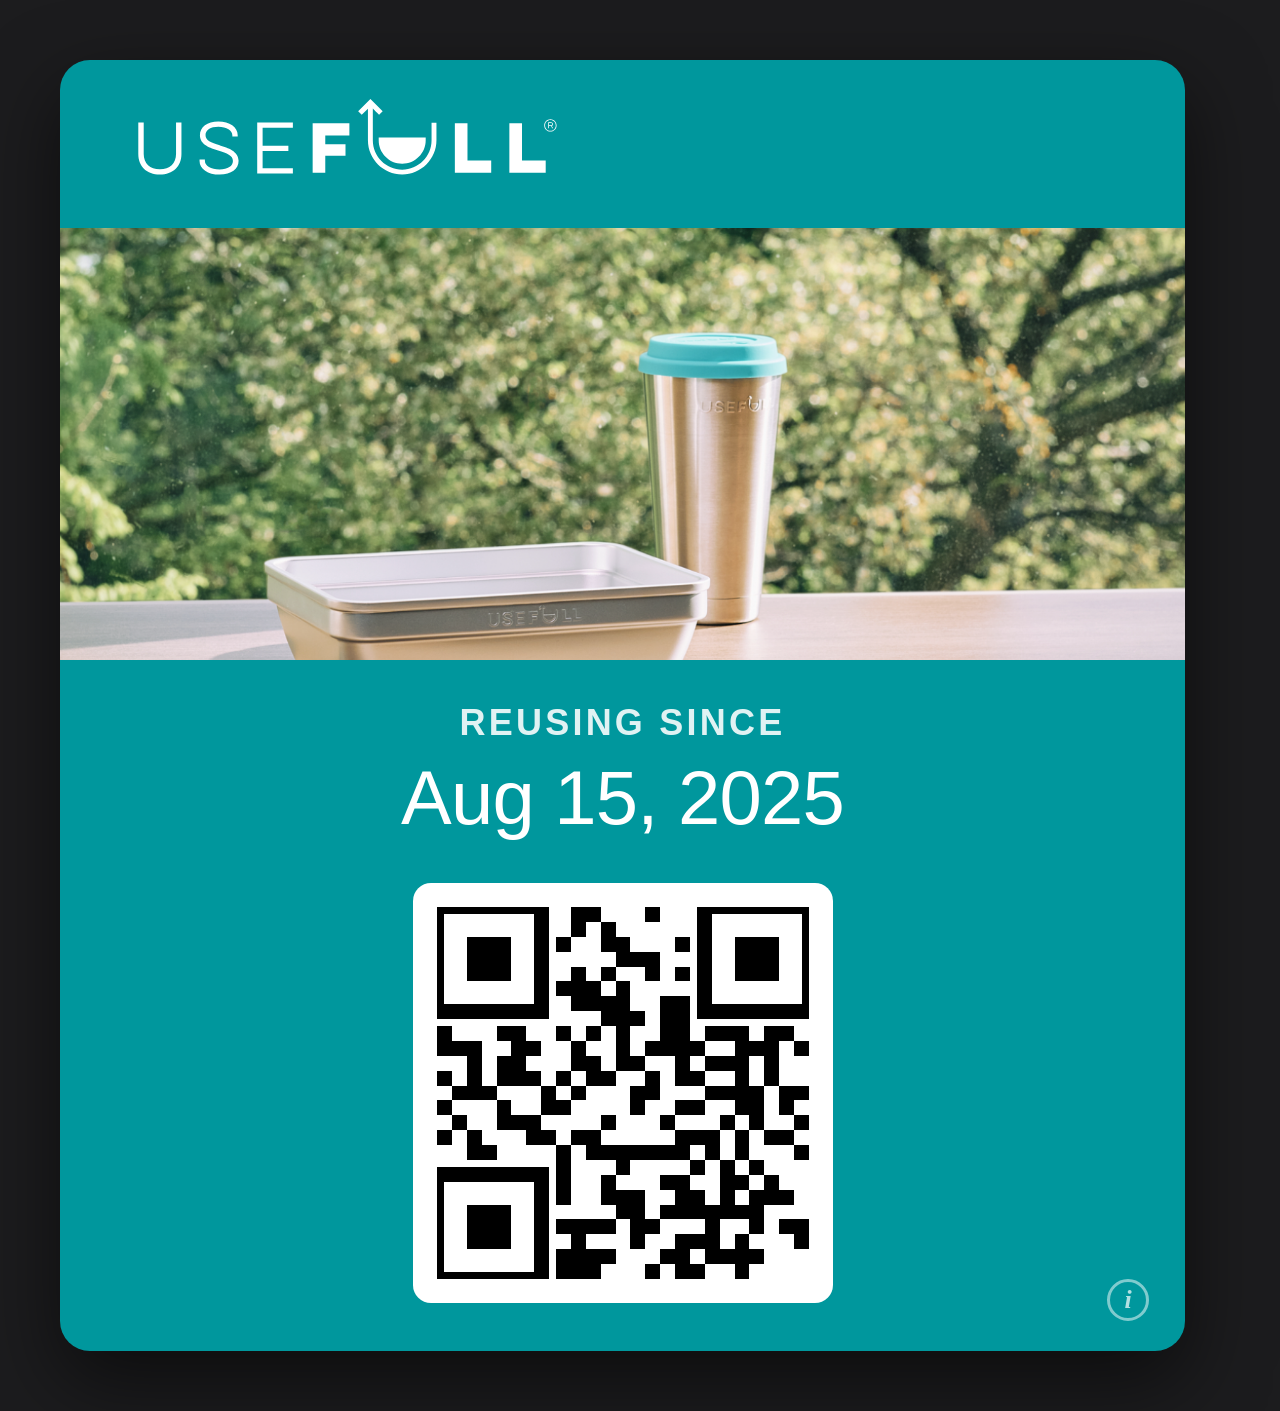
<file: handoff/apple-wallet/pass-render.html>
<!doctype html>
<html>
<head>
<meta charset="utf-8" />
<style>
  * { box-sizing: border-box; margin: 0; padding: 0; }
  body {
    font-family: -apple-system, "SF Pro Text", "Helvetica Neue", Helvetica, Arial, sans-serif;
    background: #1c1c1e;
    padding: 60px;
    display: flex;
    gap: 60px;
    align-items: flex-start;
  }
  .stage { position: relative; }

  /* 375pt pass rendered at 3x = 1125px */
  .pass {
    width: 1125px;
    border-radius: 30px;
    overflow: hidden;
    background: #00979d;
    box-shadow: 0 30px 80px rgba(0,0,0,.55);
    position: relative;
  }

  .pass-header {
    height: 168px;
    padding: 0 42px;
    display: flex;
    align-items: center;
    justify-content: space-between;
  }
  /* logo.png allotment is 160x50pt; wordmark is 4:1 so 160x40pt = 480x120px @3x */
  .pass-header img { width: 480px; height: 120px; display: block; }

  /* strip.png at the taller 375x144pt allotment = 1125x432 @3x */
  .strip { height: 432px; overflow: hidden; }
  .strip img { width: 100%; height: 100%; object-fit: cover; display: block; transform: scale(1.3); transform-origin: 46% 82%; }

  .secondary {
    padding: 42px 45px 30px;
    display: grid;
    justify-items: center;
    gap: 10px;
  }
  .secondary .label {
    color: rgba(255,255,255,.88);
    font-size: 36px;
    font-weight: 600;
    letter-spacing: .09em;
    text-transform: uppercase;
  }
  .secondary .value {
    color: #fff;
    font-size: 76px;
    font-weight: 400;
    letter-spacing: -.01em;
  }

  .barcode-area {
    padding: 12px 45px 48px;
    display: grid;
    justify-items: center;
  }
  .barcode-box {
    background: #fff;
    border-radius: 18px;
    padding: 24px;
    width: 420px;
    height: 420px;
  }
  .barcode-box svg { display: block; width: 100%; height: 100%; color: #000; }

  .info-dot {
    position: absolute;
    right: 36px;
    bottom: 30px;
    width: 42px; height: 42px;
    border-radius: 50%;
    border: 3px solid rgba(255,255,255,.5);
    color: rgba(255,255,255,.7);
    display: grid; place-items: center;
    font-size: 26px; font-style: italic; font-weight: 600;
    font-family: Georgia, serif;
  }

  /* annotation layer */
  .annot { position: absolute; display: flex; align-items: center; gap: 14px; }
  .annot .line { height: 3px; background: #ffd60a; }
  .annot .tag {
    background: #ffd60a; color: #1c1c1e;
    font-size: 26px; font-weight: 700;
    padding: 10px 18px; border-radius: 8px;
    white-space: nowrap;
    font-family: "SF Mono", ui-monospace, Menlo, monospace;
  }
  .annot .tag small { display: block; font-family: -apple-system, Helvetica, sans-serif; font-weight: 500; font-size: 21px; opacity: .72; }
  .annot.right { flex-direction: row; }

  .legend { color: #fff; width: 760px; padding-top: 20px; }
  .legend h2 { font-size: 40px; margin-bottom: 8px; }
  .legend p.sub { color: #98989d; font-size: 26px; margin-bottom: 34px; }
  .legend .row { display: flex; gap: 18px; margin-bottom: 26px; align-items: flex-start; }
  .legend .swatch { flex: 0 0 20px; height: 20px; border-radius: 4px; margin-top: 8px; }
  .legend .s-asset { background: #ffd60a; }
  .legend .s-wallet { background: #30d158; }
  .legend .s-json { background: #64d2ff; }
  .legend .row strong { font-size: 28px; display: block; margin-bottom: 4px; }
  .legend .row span { color: #98989d; font-size: 24px; line-height: 1.45; }
  .legend code { font-family: "SF Mono", ui-monospace, Menlo, monospace; color: #fff; background: rgba(255,255,255,.1); padding: 2px 8px; border-radius: 5px; font-size: 22px; }
</style>
</head>
<body>
  <div class="stage" id="stage">
    <div class="pass" id="pass">
      <div class="pass-header">
        <img src="../../branding/USEFULL-icons/USEFULL-Logo-Registered_KnockOut.svg" alt="USEFULL" />
      </div>
      <div class="strip"><img src="../../images/outdoor-containers.png" alt="" /></div>
      <div class="secondary">
        <div class="label">Reusing since</div>
        <div class="value">Aug 15, 2025</div>
      </div>
      <div class="barcode-area">
        <div class="barcode-box" id="barcodeBox"></div>
      </div>
      <div class="info-dot">i</div>
    </div>
  </div>
</body>
<script>
function qrSvg(seed) {
  const size = 25;
  let s = seed;
  const rand = () => { s = (s * 1103515245 + 12345) & 0x7fffffff; return s / 0x7fffffff; };
  const inFinderMargin = (x, y) => (x < 8 && y < 8) || (x >= size - 8 && y < 8) || (x < 8 && y >= size - 8);
  let m = '';
  for (let y = 0; y < size; y++) for (let x = 0; x < size; x++) {
    if (inFinderMargin(x, y)) continue;
    if (rand() > 0.5) m += `<rect x="${x}" y="${y}" width="1" height="1"/>`;
  }
  const f = (fx, fy) => `<path d="M${fx} ${fy}h7v7h-7z" fill="none" stroke="currentColor" stroke-width="1"/><rect x="${fx+2}" y="${fy+2}" width="3" height="3"/>`;
  return `<svg viewBox="0 0 ${size} ${size}"><g fill="currentColor" shape-rendering="crispEdges">${m}${f(0,0)}${f(size-7,0)}${f(0,size-7)}</g></svg>`;
}
document.getElementById('barcodeBox').innerHTML = qrSvg(20250815);
</script>
</html>
</file>
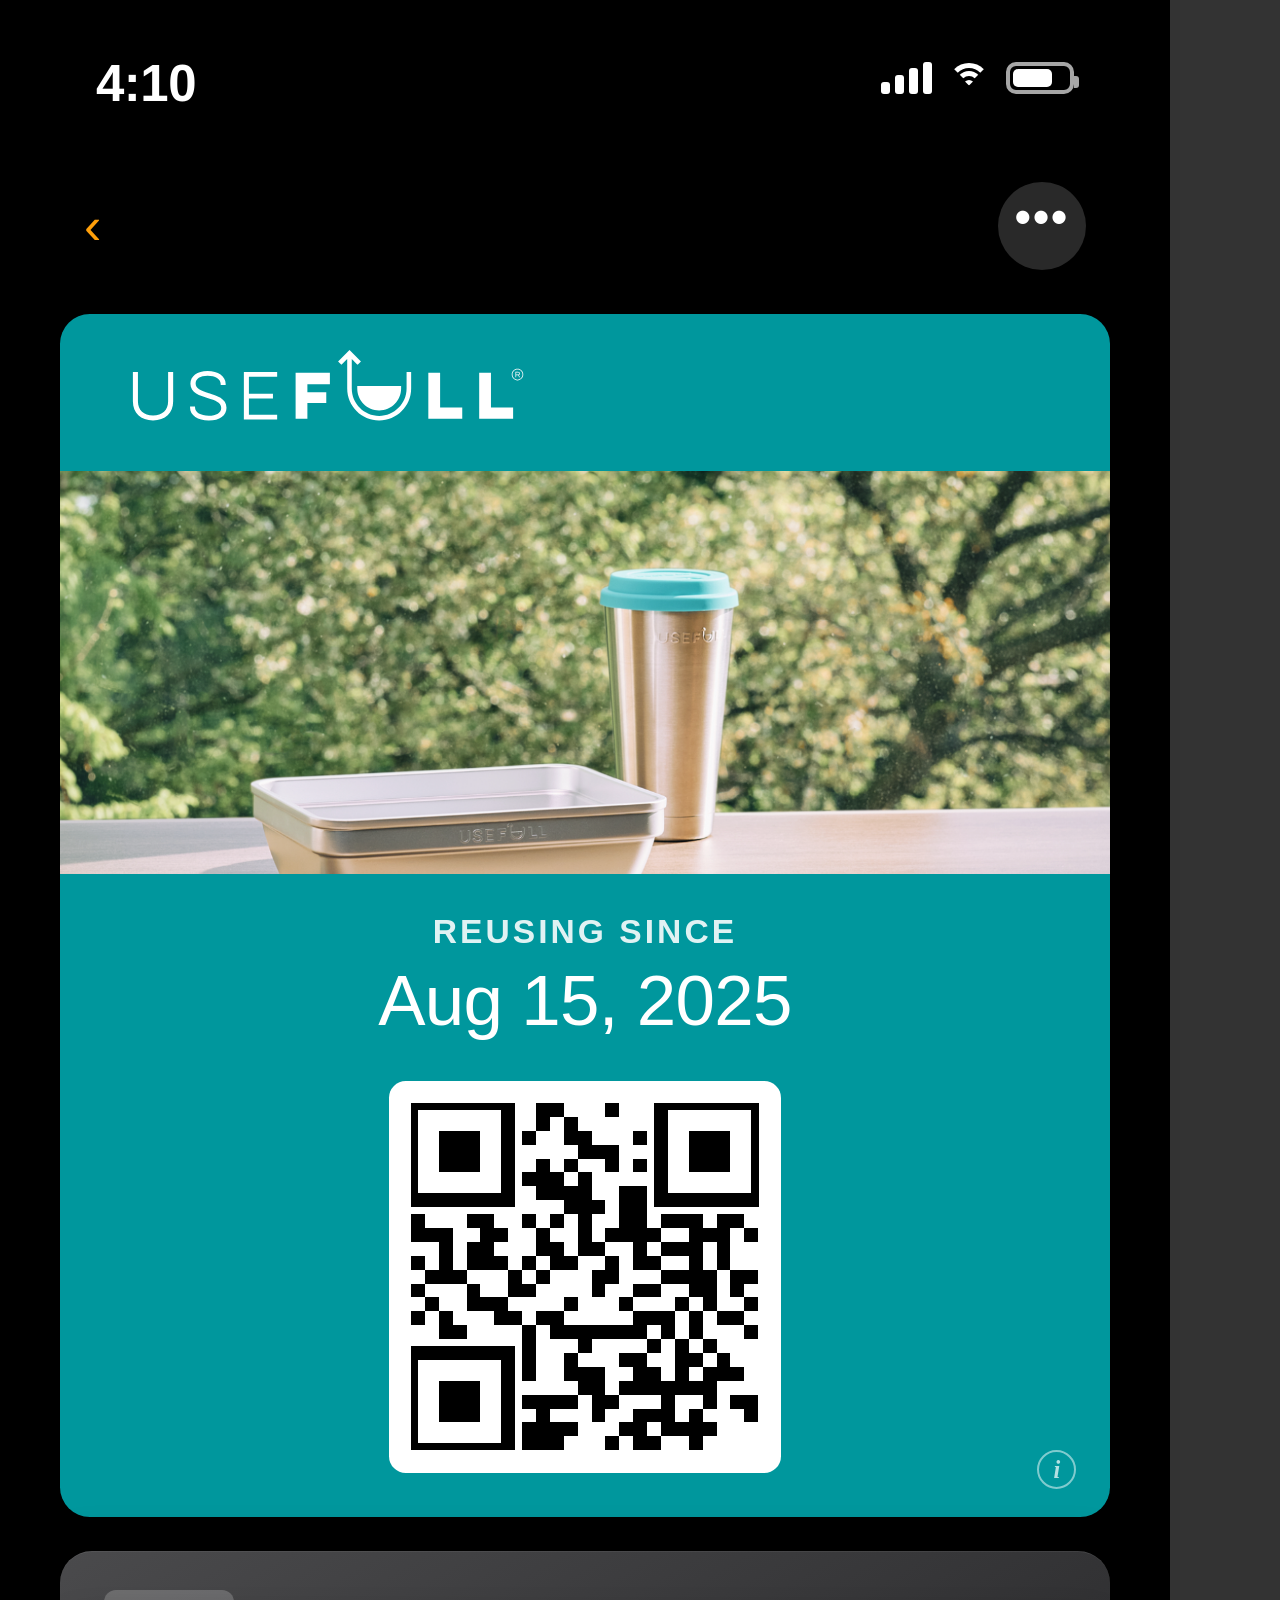
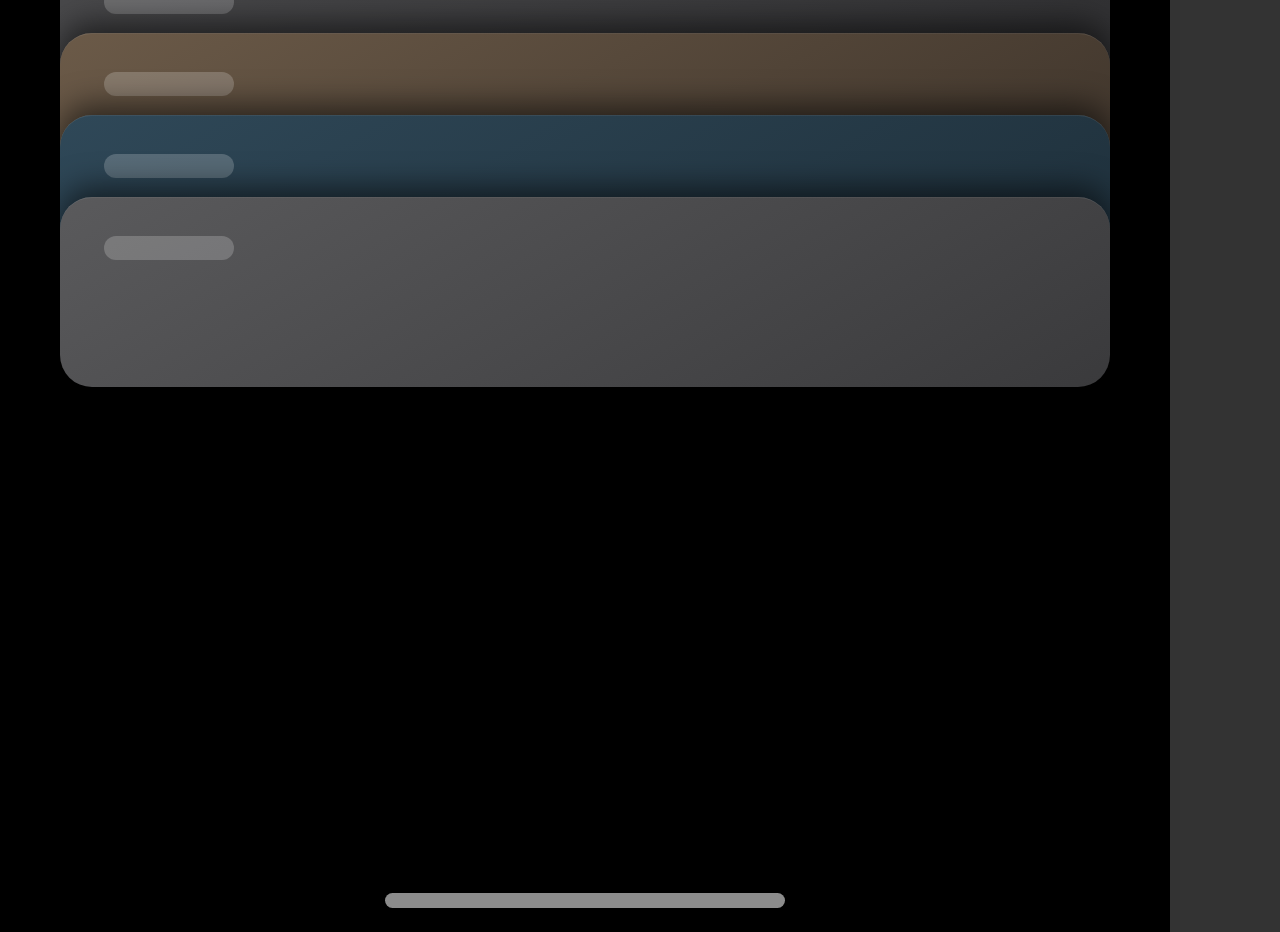
<file: handoff/apple-wallet/wallet-context.html>
<!doctype html>
<html>
<head>
<meta charset="utf-8" />
<style>
  * { box-sizing: border-box; margin: 0; padding: 0; }
  body { background: #333; font-family: -apple-system, "SF Pro Text", "Helvetica Neue", Helvetica, Arial, sans-serif; }

  /* iPhone screen: 390 x 844 pt at 3x */
  .screen { width: 1170px; height: 2532px; background: #000; position: relative; overflow: hidden; }

  .status { height: 162px; padding: 54px 96px 0; display: flex; align-items: flex-start; justify-content: space-between; color: #fff; }
  .status .time { font-size: 51px; font-weight: 600; letter-spacing: -.5px; }
  .status .right { display: flex; align-items: center; gap: 16px; padding-top: 8px; }
  .bars { display: flex; align-items: flex-end; gap: 5px; height: 32px; }
  .bars i { width: 9px; background: #fff; border-radius: 3px; display: block; }
  .bars i:nth-child(1) { height: 12px; } .bars i:nth-child(2) { height: 19px; }
  .bars i:nth-child(3) { height: 26px; } .bars i:nth-child(4) { height: 32px; }
  .wifi { width: 42px; height: 30px; position: relative; }
  .wifi span { position: absolute; left: 50%; transform: translateX(-50%); border: 5px solid #fff; border-bottom-color: transparent; border-left-color: transparent; border-right-color: transparent; border-radius: 50%; }
  .wifi span:nth-child(1) { width: 42px; height: 42px; top: 0; }
  .wifi span:nth-child(2) { width: 26px; height: 26px; top: 8px; }
  .wifi span:nth-child(3) { width: 11px; height: 11px; top: 17px; }
  .batt { width: 68px; height: 32px; border: 4px solid rgba(255,255,255,.65); border-radius: 10px; position: relative; padding: 3px; }
  .batt::after { content:''; position:absolute; right:-9px; top:10px; width:5px; height:12px; background:rgba(255,255,255,.65); border-radius:0 3px 3px 0; }
  .batt i { display:block; height:100%; width:72%; background:#fff; border-radius:5px; }

  .wallet-nav { padding: 20px 84px 0; display: flex; align-items: center; justify-content: space-between; }
  .wallet-nav .back { color: #ff9f0a; font-size: 52px; font-weight: 400; }
  .wallet-nav .more { width: 88px; height: 88px; border-radius: 50%; background: rgba(255,255,255,.16); display: grid; place-items: center; color: #fff; font-size: 46px; font-weight: 700; letter-spacing: 2px; padding-bottom: 18px; }

  .pass-wrap { margin: 44px auto 0; width: 1050px; }
  .pass { width: 1125px; zoom: .9333; border-radius: 32px; overflow: hidden; background: #00979d; box-shadow: 0 24px 60px rgba(0,0,0,.6); position: relative; }

  .pass-header { height: 168px; padding: 0 42px; display: flex; align-items: center; }
  /* logo.png allotment is 160x50pt; wordmark is 4:1 so 160x40pt = 480x120px @3x */
  .pass-header img { width: 480px; height: 120px; display: block; }

  /* strip.png at the taller 375x144pt allotment = 1125x432 @3x */
  .strip { height: 432px; overflow: hidden; }
  .strip img { width: 100%; height: 100%; object-fit: cover; display: block; transform: scale(1.3); transform-origin: 46% 82%; }
  .secondary { padding: 42px 45px 30px; display: grid; justify-items: center; gap: 10px; }
  .secondary .label { color: rgba(255,255,255,.88); font-size: 36px; font-weight: 600; letter-spacing: .09em; text-transform: uppercase; }
  .secondary .value { color: #fff; font-size: 76px; font-weight: 400; letter-spacing: -.01em; }
  .barcode-area { padding: 12px 45px 48px; display: grid; justify-items: center; }
  .barcode-box { background:#fff; border-radius:18px; padding:24px; width:420px; height:420px; }
  .barcode-box svg { display:block; width:100%; height:100%; color:#000; }
  .info-dot { position:absolute; right:36px; bottom:30px; width:42px; height:42px; border-radius:50%; border:3px solid rgba(255,255,255,.5); color:rgba(255,255,255,.7); display:grid; place-items:center; font-size:26px; font-style:italic; font-weight:600; font-family:Georgia, serif; }

  .stack { width: 1050px; margin: 34px auto 0; }
  .stack .card { height: 190px; border-radius: 32px; margin-top: -108px; box-shadow: 0 -10px 30px rgba(0,0,0,.55); position: relative; border-top: 1px solid rgba(255,255,255,.09); }
  .stack .card:first-child { margin-top: 0; }
  .stack .card:nth-child(1) { background: linear-gradient(150deg, #4a4a4c, #2c2c2e); }
  .stack .card:nth-child(2) { background: linear-gradient(150deg, #6b5a48, #3d332a); }
  .stack .card:nth-child(3) { background: linear-gradient(150deg, #2f4858, #1e2f3a); }
  .stack .card:nth-child(4) { background: linear-gradient(150deg, #5a5a5c, #3a3a3c); }
  .stack .card .chip { position:absolute; left:44px; top:38px; width:130px; height:24px; border-radius:12px; background:rgba(255,255,255,.2); }

  .home-indicator { position: absolute; bottom: 24px; left: 50%; transform: translateX(-50%); width: 400px; height: 15px; border-radius: 10px; background: rgba(255,255,255,.55); z-index: 10; }
</style>
</head>
<body>
  <div class="screen">
    <div class="status">
      <div class="time">4:10</div>
      <div class="right">
        <div class="bars"><i></i><i></i><i></i><i></i></div>
        <div class="wifi"><span></span><span></span><span></span></div>
        <div class="batt"><i></i></div>
      </div>
    </div>

    <div class="wallet-nav">
      <div class="back">&lsaquo;</div>
      <div class="more">•••</div>
    </div>

    <div class="pass-wrap">
      <div class="pass">
        <div class="pass-header">
          <img src="../../branding/USEFULL-icons/USEFULL-Logo-Registered_KnockOut.svg" alt="USEFULL" />
        </div>
        <div class="strip"><img src="../../images/outdoor-containers.png" alt="" /></div>
        <div class="secondary">
          <div class="label">Reusing since</div>
          <div class="value">Aug 15, 2025</div>
        </div>
        <div class="barcode-area"><div class="barcode-box" id="barcodeBox"></div></div>
        <div class="info-dot">i</div>
      </div>
    </div>

    <div class="stack">
      <div class="card"><div class="chip"></div></div>
      <div class="card"><div class="chip"></div></div>
      <div class="card"><div class="chip"></div></div>
      <div class="card"><div class="chip"></div></div>
    </div>
    <div class="home-indicator"></div>
  </div>
</body>
<script>
function qrSvg(seed) {
  const size = 25; let s = seed;
  const rand = () => { s = (s * 1103515245 + 12345) & 0x7fffffff; return s / 0x7fffffff; };
  const skip = (x, y) => (x < 8 && y < 8) || (x >= size-8 && y < 8) || (x < 8 && y >= size-8);
  let m = '';
  for (let y=0; y<size; y++) for (let x=0; x<size; x++) {
    if (skip(x,y)) continue;
    if (rand() > 0.5) m += `<rect x="${x}" y="${y}" width="1" height="1"/>`;
  }
  const f = (fx,fy) => `<path d="M${fx} ${fy}h7v7h-7z" fill="none" stroke="currentColor" stroke-width="1"/><rect x="${fx+2}" y="${fy+2}" width="3" height="3"/>`;
  return `<svg viewBox="0 0 ${size} ${size}"><g fill="currentColor" shape-rendering="crispEdges">${m}${f(0,0)}${f(size-7,0)}${f(0,size-7)}</g></svg>`;
}
document.getElementById('barcodeBox').innerHTML = qrSvg(20250815);
</script>
</html>
</file>
